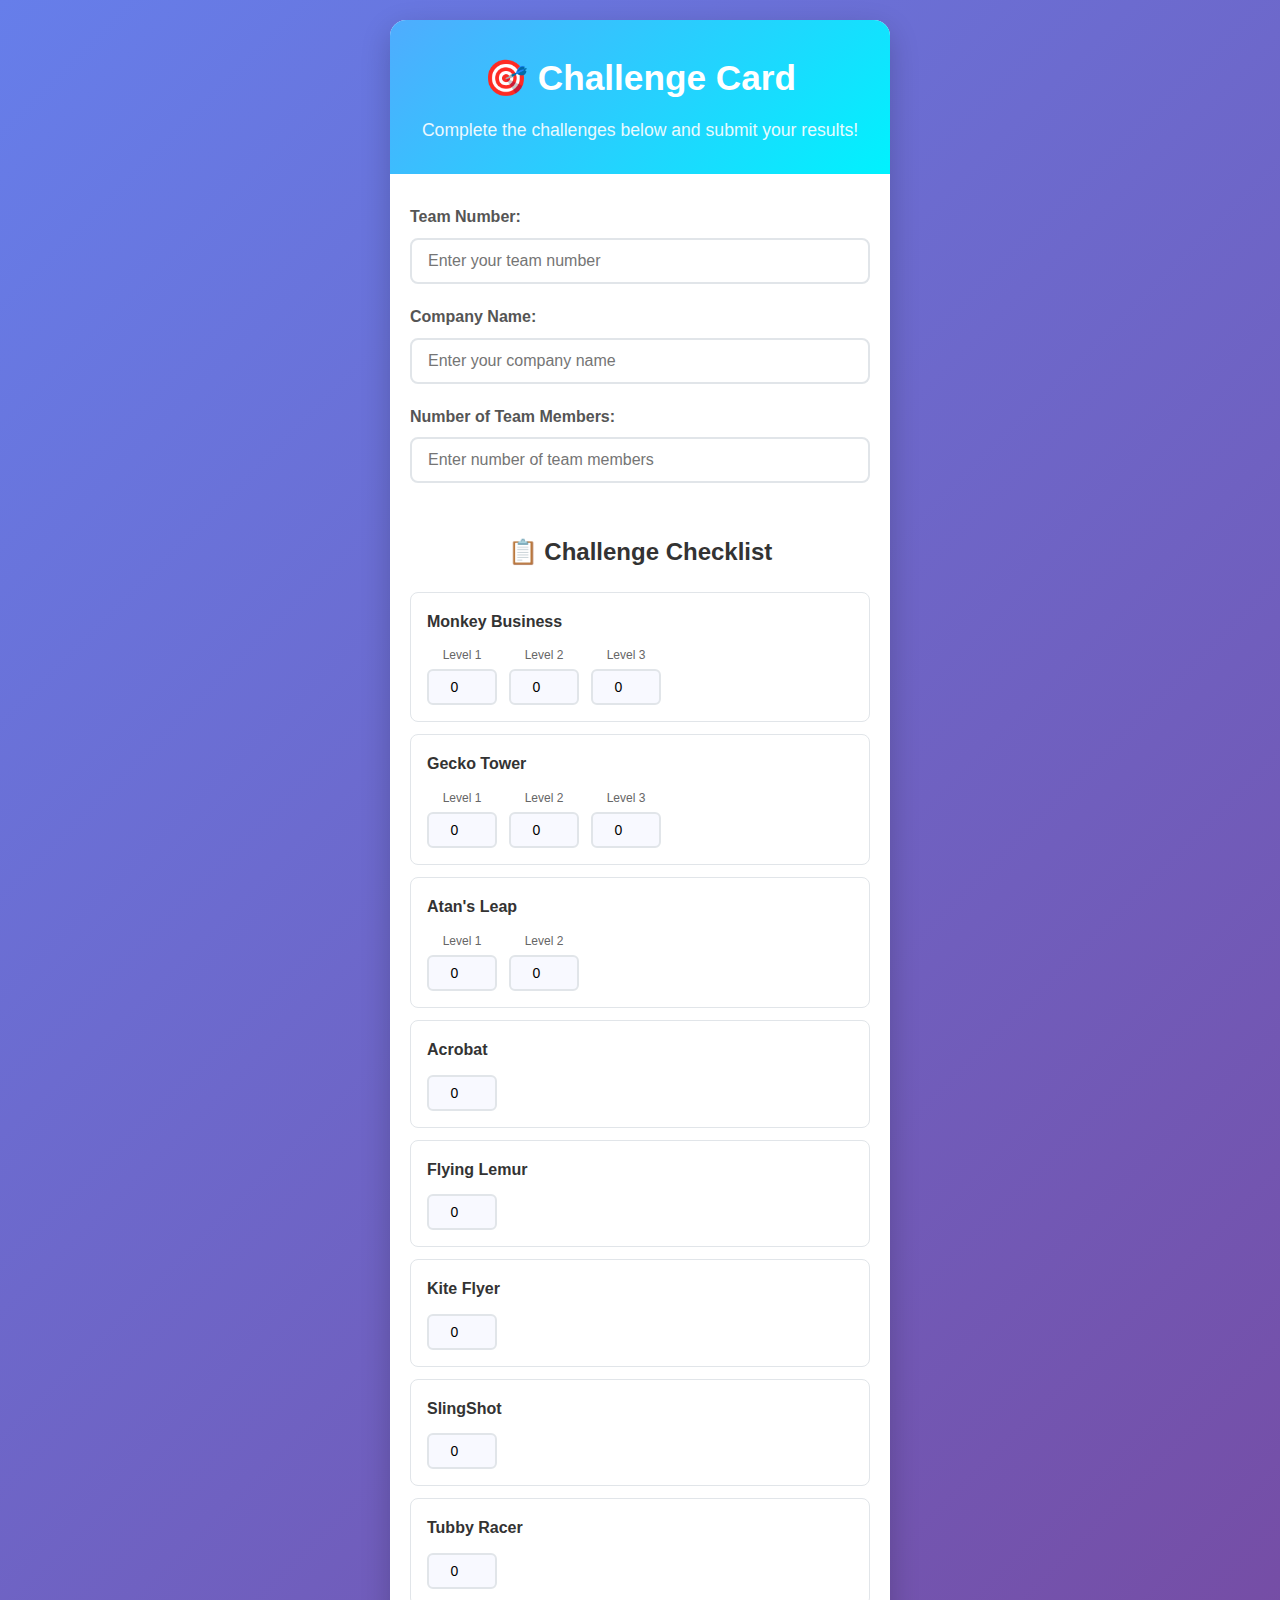
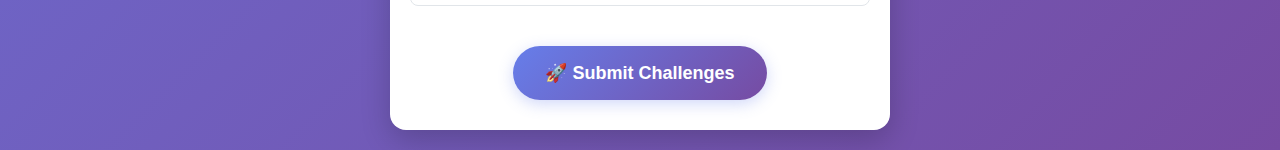
<file: index.html>
<!DOCTYPE html>
<html lang="en">
<head>
    <meta charset="UTF-8">
    <meta name="viewport" content="width=device-width, initial-scale=1.0">
    <title>Challenge QR Web App</title>
    <link rel="stylesheet" href="styles.css">
</head>
<body>
    <div class="container">
        <header>
            <h1>🎯 Challenge Card</h1>
            <p>Complete the challenges below and submit your results!</p>
        </header>

        <form id="challengeForm">
            <div class="user-info">
                <label for="teamNumber">Team Number:</label>
                <input type="text" id="teamNumber" name="teamNumber" required placeholder="Enter your team number">

                <label for="companyName">Company Name:</label>
                <input type="text" id="companyName" name="companyName" required placeholder="Enter your company name">

                <label for="teamMembers">Number of Team Members:</label>
                <input type="number" id="teamMembers" name="teamMembers" required placeholder="Enter number of team members" min="1">
            </div>

            <div class="challenges">
                <h2>📋 Challenge Checklist</h2>
                
                <div class="challenge-item multi-level">
                    <label class="challenge-name">Monkey Business</label>
                    <div class="level-inputs">
                        <div class="level-group">
                            <label for="challenge1_level1">Level 1</label>
                            <input type="number" id="challenge1_level1" name="challenge1_level1" value="0" min="0">
                        </div>
                        <div class="level-group">
                            <label for="challenge1_level2">Level 2</label>
                            <input type="number" id="challenge1_level2" name="challenge1_level2" value="0" min="0">
                        </div>
                        <div class="level-group">
                            <label for="challenge1_level3">Level 3</label>
                            <input type="number" id="challenge1_level3" name="challenge1_level3" value="0" min="0">
                        </div>
                    </div>
                </div>

                <div class="challenge-item multi-level">
                    <label class="challenge-name">Gecko Tower</label>
                    <div class="level-inputs">
                        <div class="level-group">
                            <label for="challenge2_level1">Level 1</label>
                            <input type="number" id="challenge2_level1" name="challenge2_level1" value="0" min="0">
                        </div>
                        <div class="level-group">
                            <label for="challenge2_level2">Level 2</label>
                            <input type="number" id="challenge2_level2" name="challenge2_level2" value="0" min="0">
                        </div>
                        <div class="level-group">
                            <label for="challenge2_level3">Level 3</label>
                            <input type="number" id="challenge2_level3" name="challenge2_level3" value="0" min="0">
                        </div>
                    </div>
                </div>

                <div class="challenge-item multi-level">
                    <label class="challenge-name">Atan's Leap</label>
                    <div class="level-inputs">
                        <div class="level-group">
                            <label for="challenge3_level1">Level 1</label>
                            <input type="number" id="challenge3_level1" name="challenge3_level1" value="0" min="0">
                        </div>
                        <div class="level-group">
                            <label for="challenge3_level2">Level 2</label>
                            <input type="number" id="challenge3_level2" name="challenge3_level2" value="0" min="0">
                        </div>
                    </div>
                </div>

                <div class="challenge-item single-level">
                    <label class="challenge-name" for="challenge4">Acrobat</label>
                    <div class="level-inputs">
                        <div class="level-group">
                            <input type="number" id="challenge4" name="challenges" value="0" min="0">
                        </div>
                    </div>
                </div>

                <div class="challenge-item single-level">
                    <label class="challenge-name" for="challenge5">Flying Lemur</label>
                    <div class="level-inputs">
                        <div class="level-group">
                            <input type="number" id="challenge5" name="challenges" value="0" min="0">
                        </div>
                    </div>
                </div>

                <div class="challenge-item single-level">
                    <label class="challenge-name" for="challenge6">Kite Flyer</label>
                    <div class="level-inputs">
                        <div class="level-group">
                            <input type="number" id="challenge6" name="challenges" value="0" min="0">
                        </div>
                    </div>
                </div>

                <div class="challenge-item single-level">
                    <label class="challenge-name" for="challenge7">SlingShot</label>
                    <div class="level-inputs">
                        <div class="level-group">
                            <input type="number" id="challenge7" name="challenges" value="0" min="0">
                        </div>
                    </div>
                </div>

                <div class="challenge-item single-level">
                    <label class="challenge-name" for="challenge8">Tubby Racer</label>
                    <div class="level-inputs">
                        <div class="level-group">
                            <input type="number" id="challenge8" name="challenges" value="0" min="0">
                        </div>
                    </div>
                </div>
            </div>

            <div class="submit-section">
                <button type="submit" id="submitBtn">🚀 Submit Challenges</button>
            </div>
        </form>

        <div id="message" class="message hidden"></div>
    </div>

    <script src="script.js"></script>
</body>
</html>
</file>
<file: styles.css>
* {
    margin: 0;
    padding: 0;
    box-sizing: border-box;
}

body {
    font-family: -apple-system, BlinkMacSystemFont, 'Segoe UI', Roboto, sans-serif;
    line-height: 1.6;
    color: #333;
    background: linear-gradient(135deg, #667eea 0%, #764ba2 100%);
    min-height: 100vh;
    padding: 20px;
}

.container {
    max-width: 500px;
    margin: 0 auto;
    background: white;
    border-radius: 16px;
    box-shadow: 0 10px 30px rgba(0, 0, 0, 0.2);
    overflow: hidden;
}

header {
    background: linear-gradient(135deg, #4facfe 0%, #00f2fe 100%);
    color: white;
    padding: 30px 20px;
    text-align: center;
}

header h1 {
    font-size: 2.2rem;
    margin-bottom: 10px;
    font-weight: 700;
}

header p {
    font-size: 1.1rem;
    opacity: 0.9;
}

form {
    padding: 30px 20px;
}

.user-info {
    margin-bottom: 30px;
}

.user-info label {
    display: block;
    margin-bottom: 8px;
    font-weight: 600;
    color: #555;
}

.user-info input {
    width: 100%;
    padding: 12px 16px;
    border: 2px solid #e1e5e9;
    border-radius: 8px;
    font-size: 16px;
    margin-bottom: 20px;
    transition: border-color 0.3s ease;
}

.user-info input:focus {
    outline: none;
    border-color: #4facfe;
    box-shadow: 0 0 0 3px rgba(79, 172, 254, 0.1);
}

.challenges h2 {
    color: #333;
    margin-bottom: 20px;
    font-size: 1.5rem;
    text-align: center;
}

.challenge-item {
    padding: 16px;
    margin-bottom: 12px;
    border: 1px solid #e1e5e9;
    border-radius: 8px;
    background-color: #fff;
    transition: all 0.3s ease;
}

.challenge-item:hover {
    border-color: #4facfe;
    box-shadow: 0 2px 8px rgba(79, 172, 254, 0.1);
}

.challenge-name {
    display: block;
    font-size: 16px;
    font-weight: 600;
    color: #333;
    margin-bottom: 12px;
}

.level-inputs {
    display: flex;
    gap: 12px;
    flex-wrap: wrap;
}

.level-group {
    display: flex;
    flex-direction: column;
    align-items: center;
    gap: 4px;
}

.level-group label {
    font-size: 12px;
    color: #666;
    font-weight: 500;
}

.level-group input[type="number"],
.single-level input[type="number"] {
    width: 70px;
    height: 36px;
    padding: 6px 8px;
    border: 2px solid #e1e5e9;
    border-radius: 6px;
    font-size: 14px;
    text-align: center;
    transition: all 0.3s ease;
    background-color: #f8f9ff;
}

.level-group input[type="number"]:focus,
.single-level input[type="number"]:focus {
    outline: none;
    border-color: #4facfe;
    box-shadow: 0 0 0 3px rgba(79, 172, 254, 0.1);
    background-color: white;
}

.level-group input[type="number"]:hover,
.single-level input[type="number"]:hover {
    border-color: #4facfe;
    background-color: white;
}

.single-level .level-inputs {
    justify-content: flex-start;
}


.challenge-item:last-child {
    margin-bottom: 0;
}



.submit-section {
    margin-top: 40px;
    text-align: center;
}

#submitBtn {
    background: linear-gradient(135deg, #667eea 0%, #764ba2 100%);
    color: white;
    border: none;
    padding: 16px 32px;
    border-radius: 50px;
    font-size: 18px;
    font-weight: 600;
    cursor: pointer;
    transition: all 0.3s ease;
    box-shadow: 0 4px 15px rgba(102, 126, 234, 0.3);
}

#submitBtn:hover {
    transform: translateY(-2px);
    box-shadow: 0 6px 20px rgba(102, 126, 234, 0.4);
}

#submitBtn:active {
    transform: translateY(0);
}

#submitBtn:disabled {
    opacity: 0.6;
    cursor: not-allowed;
    transform: none;
}

.message {
    margin: 20px;
    padding: 16px;
    border-radius: 8px;
    text-align: center;
    font-weight: 600;
    transition: all 0.3s ease;
}

.message.success {
    background-color: #d4edda;
    color: #155724;
    border: 1px solid #c3e6cb;
}

.message.error {
    background-color: #f8d7da;
    color: #721c24;
    border: 1px solid #f5c6cb;
}

.message.hidden {
    display: none;
}

.loading {
    display: inline-block;
    width: 20px;
    height: 20px;
    border: 3px solid rgba(255, 255, 255, 0.3);
    border-radius: 50%;
    border-top-color: white;
    animation: spin 1s ease-in-out infinite;
    margin-right: 8px;
}

@keyframes spin {
    to { transform: rotate(360deg); }
}

@media (max-width: 768px) {
    body {
        padding: 10px;
    }

    .container {
        border-radius: 12px;
        max-width: 100%;
    }

    header {
        padding: 20px 15px;
    }

    header h1 {
        font-size: 1.8rem;
    }

    form {
        padding: 20px 15px;
    }

    .challenge-item {
        padding: 12px;
    }

    .challenge-name {
        font-size: 15px;
        margin-bottom: 10px;
    }

    .level-inputs {
        gap: 10px;
    }

    .level-group label {
        font-size: 11px;
    }

    .level-group input[type="number"],
    .single-level input[type="number"] {
        width: 60px;
        height: 34px;
        font-size: 13px;
    }
}

@media (max-width: 480px) {
    header h1 {
        font-size: 1.6rem;
    }

    header p {
        font-size: 1rem;
    }

    .user-info input {
        padding: 10px 12px;
        font-size: 16px;
    }

    .challenge-item {
        padding: 10px;
    }

    .challenge-name {
        font-size: 14px;
        margin-bottom: 8px;
    }

    .level-inputs {
        gap: 8px;
    }

    .level-group label {
        font-size: 10px;
    }

    .level-group input[type="number"],
    .single-level input[type="number"] {
        width: 55px;
        height: 32px;
        font-size: 12px;
        padding: 4px 6px;
    }

    #submitBtn {
        padding: 14px 28px;
        font-size: 16px;
    }
}
</file>
